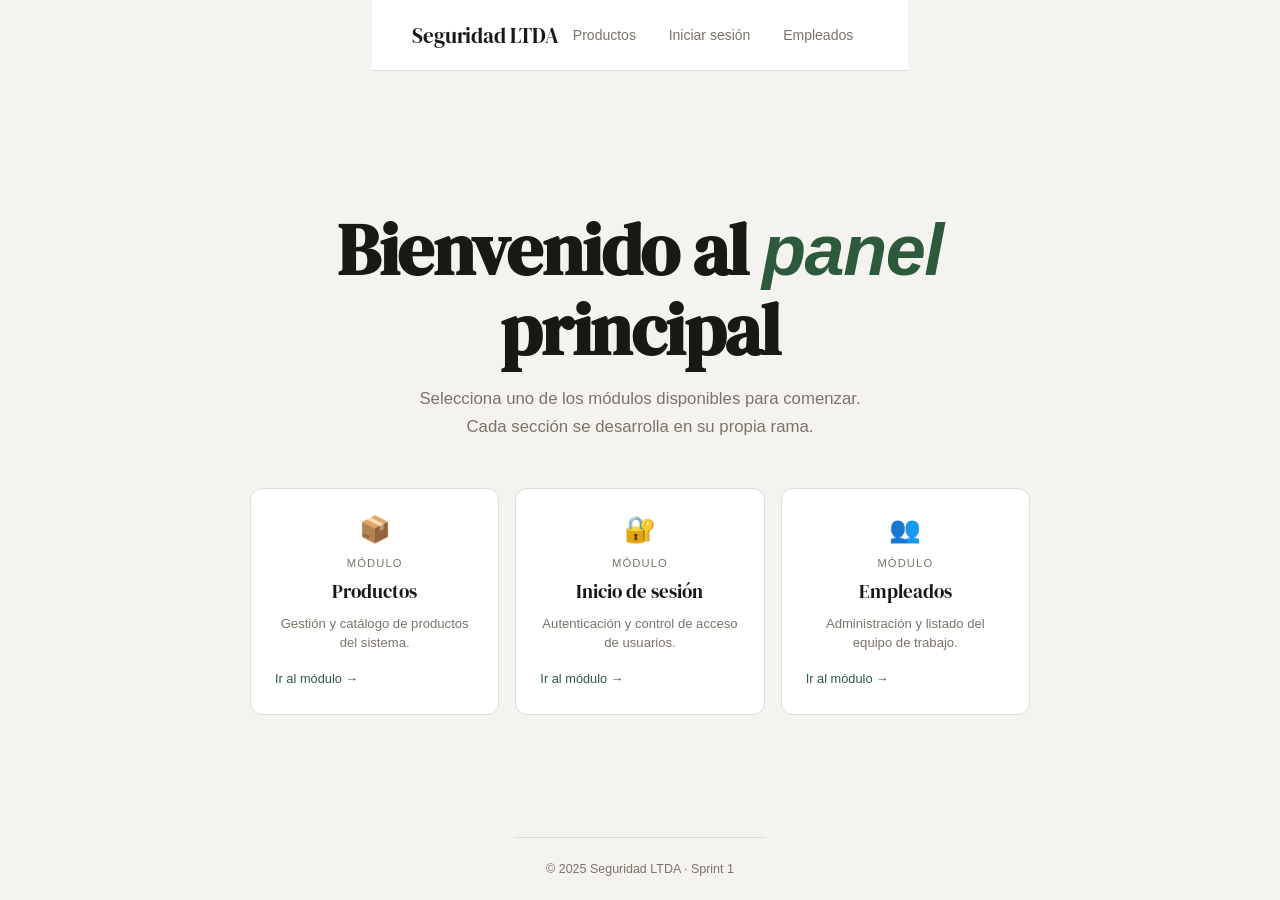
<file: index.html>
<!DOCTYPE html>
<html lang="es">
<head>
    <meta charset="UTF-8" />
    <meta name="viewport" content="width=device-width, initial-scale=1.0"/>
    <title>Mi Proyecto</title>
    <link rel="preconnect" href="https://fonts.googleapis.com">
    <link rel="preconnect" href="https://fonts.gstatic.com" crossorigin>
    <link href="https://fonts.googleapis.com/css2?family=DM+Serif+Display:ital@0;1&family=DM+Sans:wght@300;400;500&display=swap" rel="stylesheet">
    <link rel="stylesheet" href="styles.css" />
</head>
<body>

    <!-- HEADER -->
    <header>
    <a class="logo" href="index.html">Seguridad LTDA</a>
    <nav>
        <a href="productos/index.html">Productos</a>
        <a href="login/index.html">Iniciar sesión</a>
        <a href="empleados/index.html">Empleados</a>
    </nav>
    </header>

    <!-- HERO + CARDS -->
    <main class="hero">

    <h1>Bienvenido al <em>panel</em> principal</h1>

    <p>Selecciona uno de los módulos disponibles para comenzar. Cada sección se desarrolla en su propia rama.</p>

    <div class="cards">

        <a class="card" href="productos.html">
        <div class="card-icon">📦</div>
        <span class="card-label">Módulo</span>
        <div class="card-title">Productos</div>
        <div class="card-desc">Gestión y catálogo de productos del sistema.</div>
        <div class="card-arrow">Ir al módulo →</div>
        </a>
        
        <a class="card" href="login.html">
        <div class="card-icon">🔐</div>
        <span class="card-label">Módulo</span>
        <div class="card-title">Inicio de sesión</div>
        <div class="card-desc">Autenticación y control de acceso de usuarios.</div>
        <div class="card-arrow">Ir al módulo →</div>
        </a>
        
        <a class="card" href="empleados/index.html">
        <div class="card-icon">👥</div>
        <span class="card-label">Módulo</span>
        <div class="card-title">Empleados</div>
        <div class="card-desc">Administración y listado del equipo de trabajo.</div>
        <div class="card-arrow">Ir al módulo →</div>
        </a>

    </div>
    </main>

    <!-- FOOTER -->
    <footer>
    © 2025 Seguridad LTDA · Sprint 1
    </footer>

</body>
</html>
</file>
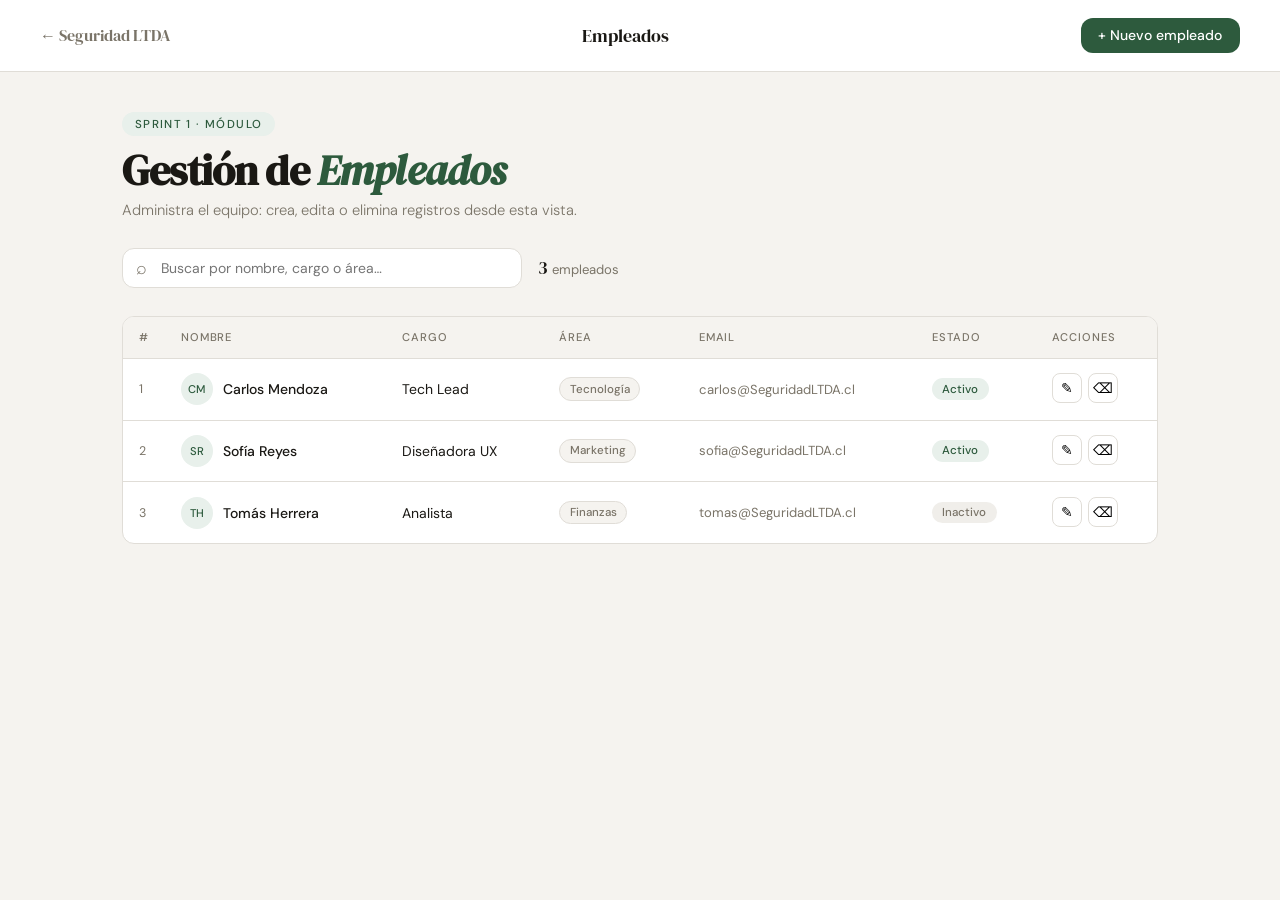
<file: empleados/index.html>
<!DOCTYPE html>
<html lang="es">
<head>
  <meta charset="UTF-8" />
  <meta name="viewport" content="width=device-width, initial-scale=1.0"/>
  <title>Empleados · MiProyecto</title>
  <link rel="preconnect" href="https://fonts.googleapis.com">
  <link rel="preconnect" href="https://fonts.gstatic.com" crossorigin>
  <link href="https://fonts.googleapis.com/css2?family=DM+Serif+Display:ital@0;1&family=DM+Sans:wght@300;400;500&display=swap" rel="stylesheet">
  <link rel="stylesheet" href="styles.css">
</head>
<body>

  <!-- HEADER -->
  <header>
    <a class="logo" href="../index.html">← Seguridad LTDA</a>
    <span class="header-title">Empleados</span>
    <button class="btn-primary" id="btn-nuevo">+ Nuevo empleado</button>
  </header>

  <!-- MAIN -->
  <main>

    <!-- PAGE TITLE -->
    <section class="page-hero">
      <span class="hero-tag">Sprint 1 · Módulo</span>
      <h1>Gestión de <em>Empleados</em></h1>
      <p>Administra el equipo: crea, edita o elimina registros desde esta vista.</p>
    </section>

    <!-- SEARCH + STATS -->
    <div class="toolbar">
      <div class="search-wrap">
        <span class="search-icon">⌕</span>
        <input type="text" id="search" placeholder="Buscar por nombre, cargo o área…" />
      </div>
      <div class="stats">
        <span id="count">0</span> empleados
      </div>
    </div>

    <!-- TABLE -->
    <div class="table-wrap">
      <table id="tabla">
        <thead>
          <tr>
            <th>#</th>
            <th>Nombre</th>
            <th>Cargo</th>
            <th>Área</th>
            <th>Email</th>
            <th>Estado</th>
            <th>Acciones</th>
          </tr>
        </thead>
        <tbody id="tbody"></tbody>
      </table>
      <div class="empty-state" id="empty">
        <span>👥</span>
        <p>No hay empleados aún.<br>Crea el primero con el botón de arriba.</p>
      </div>
    </div>

  </main>

  <!-- MODAL -->
  <div class="overlay" id="overlay">
    <div class="modal" id="modal">
      <div class="modal-header">
        <h2 id="modal-title">Nuevo empleado</h2>
        <button class="close-btn" id="btn-cerrar">✕</button>
      </div>

      <div class="modal-body">
        <div class="form-row">
          <div class="form-group">
            <label>Nombre *</label>
            <input type="text" id="f-nombre" placeholder="Ej: Ana García" />
          </div>
          <div class="form-group">
            <label>Apellido *</label>
            <input type="text" id="f-apellido" placeholder="Ej: López" />
          </div>
        </div>
        <div class="form-row">
          <div class="form-group">
            <label>Cargo *</label>
            <input type="text" id="f-cargo" placeholder="Ej: Desarrollador Frontend" />
          </div>
          <div class="form-group">
            <label>Área</label>
            <select id="f-area">
              <option value="">Seleccionar…</option>
              <option>Tecnología</option>
              <option>Recursos Humanos</option>
              <option>Marketing</option>
              <option>Finanzas</option>
              <option>Operaciones</option>
              <option>Ventas</option>
            </select>
          </div>
        </div>
        <div class="form-row">
          <div class="form-group">
            <label>Email *</label>
            <input type="email" id="f-email" placeholder="ana@empresa.com" />
          </div>
          <div class="form-group">
            <label>Estado</label>
            <select id="f-estado">
              <option value="Activo">Activo</option>
              <option value="Inactivo">Inactivo</option>
            </select>
          </div>
        </div>
        <p class="form-note">* Campos obligatorios</p>
      </div>

      <div class="modal-footer">
        <button class="btn-ghost" id="btn-cancelar">Cancelar</button>
        <button class="btn-primary" id="btn-guardar">Guardar empleado</button>
      </div>
    </div>
  </div>

  <script>
    /* ── DATA ── */
    let empleados = [
      { id: 1, nombre: 'Carlos', apellido: 'Mendoza', cargo: 'Tech Lead', area: 'Tecnología', email: 'carlos@SeguridadLTDA.cl', estado: 'Activo' },
      { id: 2, nombre: 'Sofía',  apellido: 'Reyes',   cargo: 'Diseñadora UX', area: 'Marketing', email: 'sofia@SeguridadLTDA.cl', estado: 'Activo' },
      { id: 3, nombre: 'Tomás',  apellido: 'Herrera', cargo: 'Analista',  area: 'Finanzas', email: 'tomas@SeguridadLTDA.cl', estado: 'Inactivo' },
    ];
    let nextId = 4;
    let editingId = null;

    /* ── REFS ── */
    const tbody    = document.getElementById('tbody');
    const overlay  = document.getElementById('overlay');
    const empty    = document.getElementById('empty');
    const countEl  = document.getElementById('count');
    const search   = document.getElementById('search');
    const modalTitle = document.getElementById('modal-title');
    const btnGuardar = document.getElementById('btn-guardar');

    /* ── RENDER ── */
    function render(list) {
      const q = search.value.toLowerCase();
      const filtered = list.filter(e =>
        `${e.nombre} ${e.apellido} ${e.cargo} ${e.area}`.toLowerCase().includes(q)
      );

      countEl.textContent = filtered.length;
      empty.style.display = filtered.length === 0 ? 'flex' : 'none';

      tbody.innerHTML = filtered.map((e, i) => `
        <tr style="animation-delay:${i * 0.04}s">
          <td class="td-num">${e.id}</td>
          <td class="td-name">
            <div class="avatar">${e.nombre[0]}${e.apellido[0]}</div>
            <span>${e.nombre} ${e.apellido}</span>
          </td>
          <td>${e.cargo}</td>
          <td><span class="badge-area">${e.area || '—'}</span></td>
          <td class="td-email">${e.email}</td>
          <td><span class="badge-estado ${e.estado === 'Activo' ? 'activo' : 'inactivo'}">${e.estado}</span></td>
          <td class="td-actions">
            <button class="action-btn edit" onclick="abrirEditar(${e.id})" title="Editar">✎</button>
            <button class="action-btn del"  onclick="eliminar(${e.id})"    title="Eliminar">⌫</button>
          </td>
        </tr>
      `).join('');
    }

    /* ── MODAL ── */
    function abrirModal() {
      overlay.classList.add('show');
      document.getElementById('f-nombre').focus();
    }

    function cerrarModal() {
      overlay.classList.remove('show');
      limpiarForm();
      editingId = null;
    }

    function limpiarForm() {
      ['f-nombre','f-apellido','f-cargo','f-email'].forEach(id => document.getElementById(id).value = '');
      document.getElementById('f-area').value   = '';
      document.getElementById('f-estado').value = 'Activo';
    }

    function abrirEditar(id) {
      const e = empleados.find(x => x.id === id);
      if (!e) return;
      editingId = id;
      modalTitle.textContent = 'Editar empleado';
      btnGuardar.textContent  = 'Guardar cambios';
      document.getElementById('f-nombre').value   = e.nombre;
      document.getElementById('f-apellido').value = e.apellido;
      document.getElementById('f-cargo').value    = e.cargo;
      document.getElementById('f-area').value     = e.area;
      document.getElementById('f-email').value    = e.email;
      document.getElementById('f-estado').value   = e.estado;
      abrirModal();
    }

    function guardar() {
      const nombre   = document.getElementById('f-nombre').value.trim();
      const apellido = document.getElementById('f-apellido').value.trim();
      const cargo    = document.getElementById('f-cargo').value.trim();
      const email    = document.getElementById('f-email').value.trim();
      const area     = document.getElementById('f-area').value;
      const estado   = document.getElementById('f-estado').value;

      if (!nombre || !apellido || !cargo || !email) {
        sacudirModal(); return;
      }

      if (editingId) {
        const idx = empleados.findIndex(x => x.id === editingId);
        empleados[idx] = { ...empleados[idx], nombre, apellido, cargo, area, email, estado };
      } else {
        empleados.push({ id: nextId++, nombre, apellido, cargo, area, email, estado });
      }

      cerrarModal();
      render(empleados);
    }

    function eliminar(id) {
      if (!confirm('¿Eliminar este empleado?')) return;
      empleados = empleados.filter(e => e.id !== id);
      render(empleados);
    }

    function sacudirModal() {
      const m = document.getElementById('modal');
      m.classList.add('shake');
      setTimeout(() => m.classList.remove('shake'), 400);
    }

    /* ── EVENTS ── */
    document.getElementById('btn-nuevo').onclick   = () => { editingId = null; modalTitle.textContent = 'Nuevo empleado'; btnGuardar.textContent = 'Guardar empleado'; limpiarForm(); abrirModal(); };
    document.getElementById('btn-cerrar').onclick  = cerrarModal;
    document.getElementById('btn-cancelar').onclick = cerrarModal;
    document.getElementById('btn-guardar').onclick  = guardar;
    overlay.addEventListener('click', e => { if (e.target === overlay) cerrarModal(); });
    search.addEventListener('input', () => render(empleados));
    document.addEventListener('keydown', e => { if (e.key === 'Escape') cerrarModal(); });

    /* ── INIT ── */
    render(empleados);
  </script>
</body>
</html>
</file>
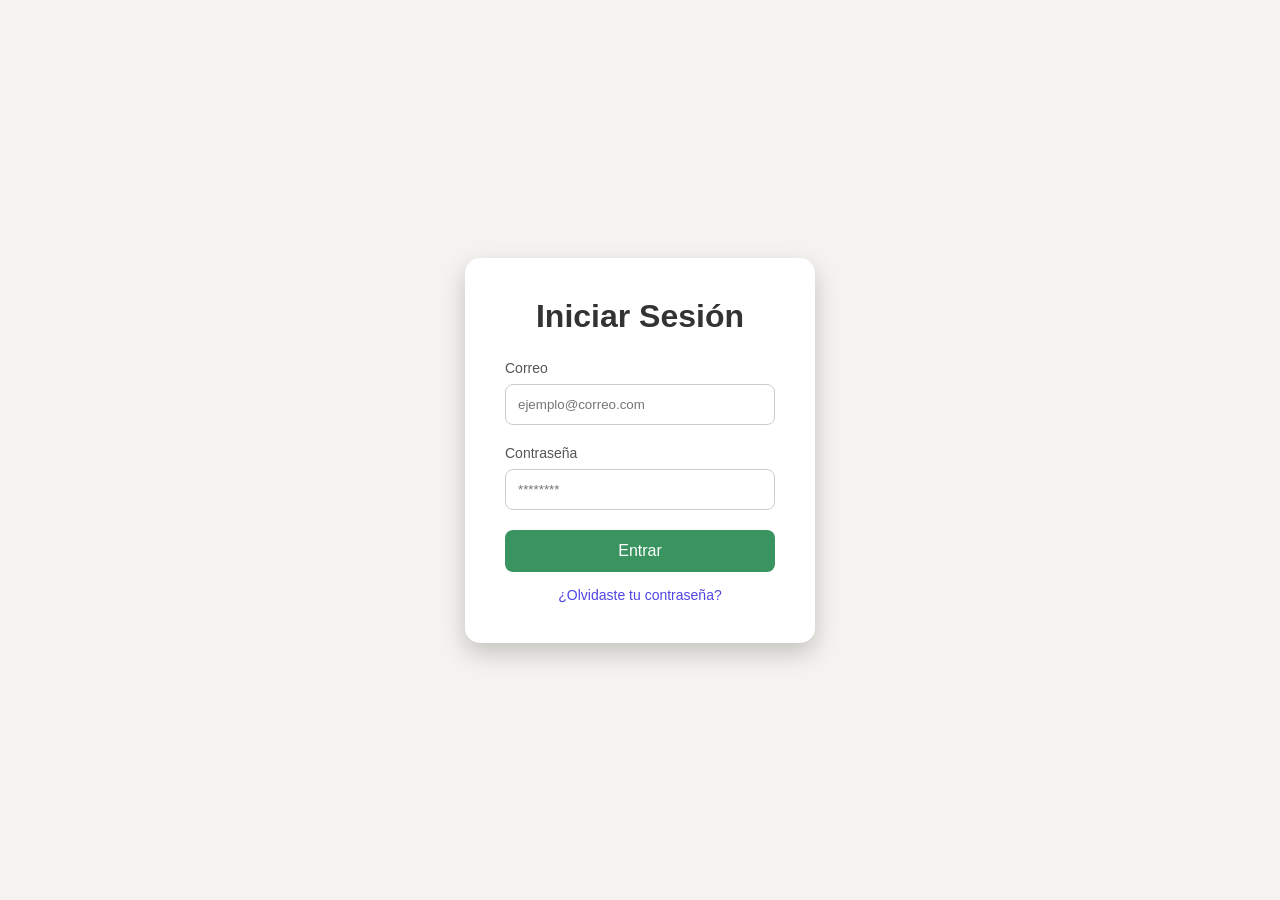
<file: login.html>
<!DOCTYPE html>
<html lang="es">

<head>
    <meta charset="UTF-8" />
    <meta name="viewport" content="width=device-width, initial-scale=1.0" />
    <title>Login</title>
    <link rel="stylesheet" href="styles.css" />

</head>

<body>

    <div class="login-container">
        <h1>Iniciar Sesión</h1>

        <form>
            <div class="input-group">
                <label for="email">Correo</label>
                <input type="email" id="email" placeholder="ejemplo@correo.com" required>
            </div>

            <div class="input-group">
                <label for="password">Contraseña</label>
                <input type="password" id="password" placeholder="********" required>
            </div>

            <button class="login-btn" onclick="window.location.href='index.html'">
                Entrar
            </button>

            <div class="extra-links">
                <p><a href="#">¿Olvidaste tu contraseña?</a></p>
            </div>
        </form>
    </div>

</body>

</html>
</file>
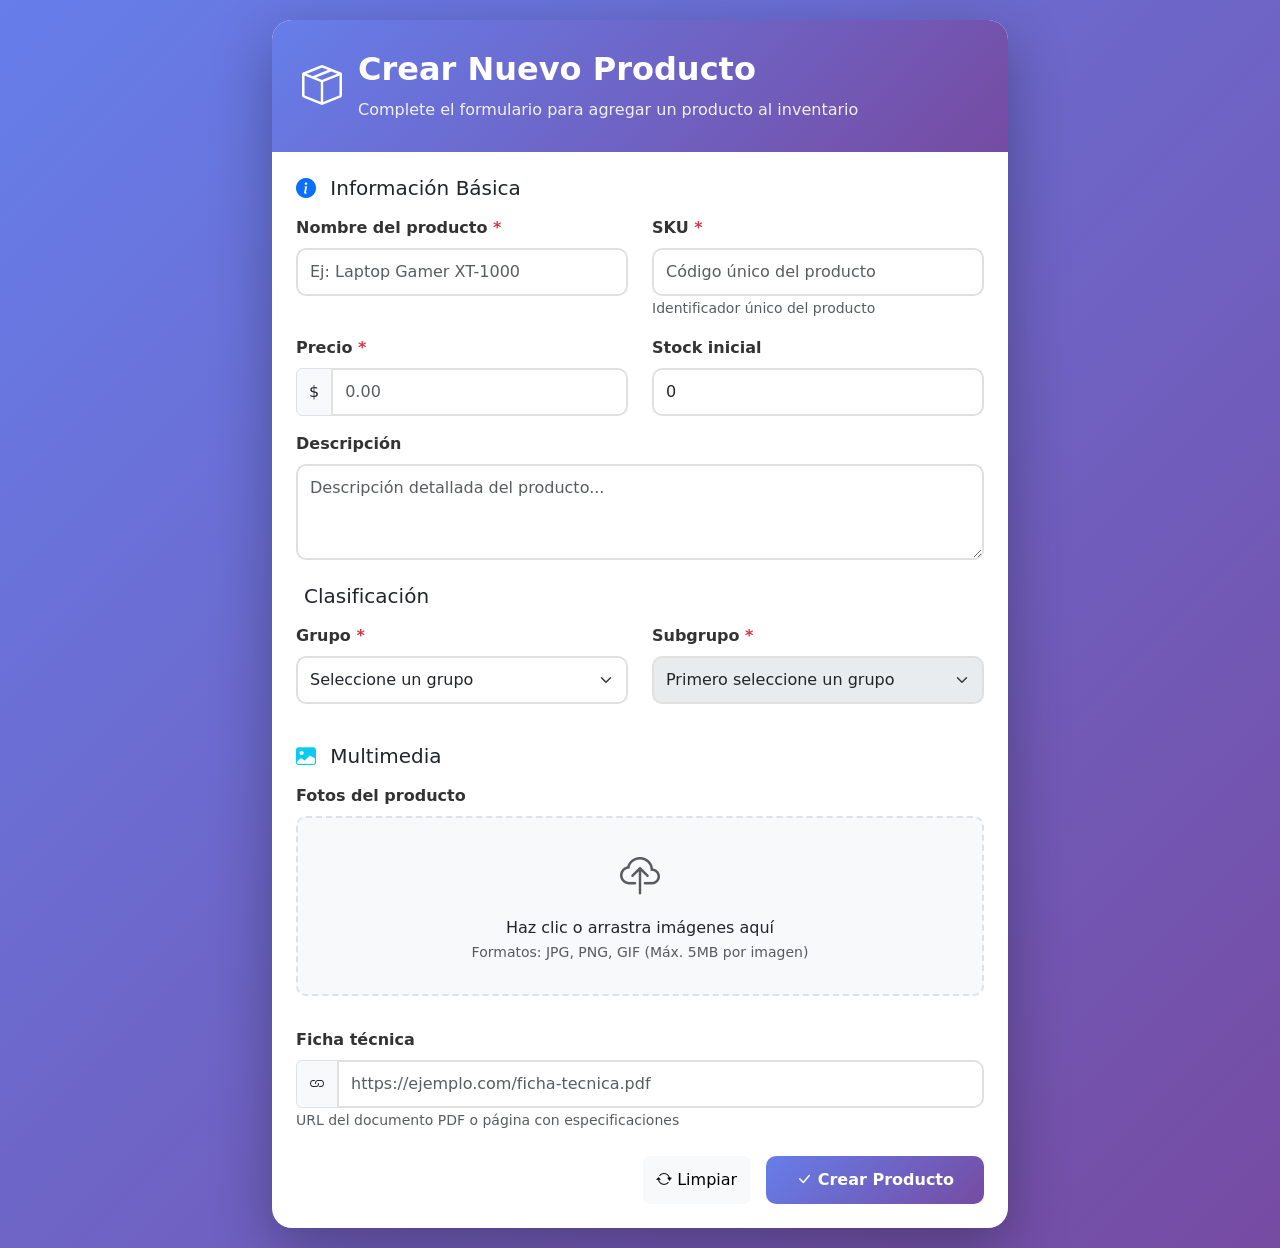
<file: productos.html>
<!DOCTYPE html>
<html lang="es">
<head>
    <meta charset="UTF-8">
    <meta name="viewport" content="width=device-width, initial-scale=1.0">
    <title>Gestión de Inventario - Crear Producto</title>
    
    <link href="https://cdn.jsdelivr.net/npm/bootstrap@5.3.0/dist/css/bootstrap.min.css" rel="stylesheet">
    <link rel="stylesheet" href="https://cdn.jsdelivr.net/npm/bootstrap-icons@1.11.3/font/bootstrap-icons.min.css">
    <link rel="stylesheet" href="https://cdnjs.cloudflare.com/ajax/libs/animate.css/4.1.1/animate.min.css">
    
    <style>
        body {
            background: linear-gradient(135deg, #667eea 0%, #764ba2 100%);
            min-height: 100vh;
            padding: 20px 0;
        }
        
        .card {
            border: none;
            border-radius: 20px;
            box-shadow: 0 20px 60px rgba(0,0,0,0.3);
            overflow: hidden;
        }
        
        .card-header {
            background: linear-gradient(135deg, #667eea 0%, #764ba2 100%);
            color: white;
            padding: 30px;
            border-bottom: none;
        }
        
        .card-header h2 {
            margin: 0;
            font-weight: 600;
        }
        
        .card-header p {
            margin: 10px 0 0;
            opacity: 0.9;
        }
        
        .form-label {
            font-weight: 600;
            color: #333;
            margin-bottom: 8px;
        }
        
        .required:after {
            content: " *";
            color: #dc3545;
        }
        
        .form-control, .form-select {
            border: 2px solid #e0e0e0;
            border-radius: 10px;
            padding: 10px 12px;
            transition: all 0.3s;
        }
        
        .form-control:focus, .form-select:focus {
            border-color: #667eea;
            box-shadow: 0 0 0 0.2rem rgba(102, 126, 234, 0.25);
        }
        
        .photo-upload-area {
            border: 2px dashed #dee2e6;
            border-radius: 10px;
            padding: 30px;
            text-align: center;
            cursor: pointer;
            transition: all 0.3s;
            background: #f8f9fa;
        }
        
        .photo-upload-area:hover {
            border-color: #667eea;
            background: #f8f9ff;
        }
        
        .photo-preview {
            display: flex;
            gap: 10px;
            flex-wrap: wrap;
            margin-top: 15px;
        }
        
        .photo-preview-item {
            position: relative;
            display: inline-block;
        }
        
        .photo-preview-item img {
            width: 100px;
            height: 100px;
            object-fit: cover;
            border-radius: 10px;
            border: 2px solid #dee2e6;
        }
        
        .remove-photo {
            position: absolute;
            top: -8px;
            right: -8px;
            background: #dc3545;
            color: white;
            border-radius: 50%;
            width: 24px;
            height: 24px;
            display: flex;
            align-items: center;
            justify-content: center;
            cursor: pointer;
            font-size: 12px;
            transition: all 0.2s;
        }
        
        .remove-photo:hover {
            transform: scale(1.1);
        }
        
        .btn-submit {
            background: linear-gradient(135deg, #667eea 0%, #764ba2 100%);
            border: none;
            padding: 12px 30px;
            font-weight: 600;
            font-size: 16px;
            border-radius: 10px;
            transition: all 0.3s;
        }
        
        .btn-submit:hover {
            transform: translateY(-2px);
            box-shadow: 0 5px 20px rgba(102, 126, 234, 0.4);
        }
        
        .btn-submit:disabled {
            opacity: 0.6;
            transform: none;
        }
        
        .toast-container {
            position: fixed;
            top: 20px;
            right: 20px;
            z-index: 1050;
        }
        
        .loading-spinner {
            display: inline-block;
            width: 20px;
            height: 20px;
            border: 3px solid rgba(255,255,255,.3);
            border-radius: 50%;
            border-top-color: white;
            animation: spin 1s ease-in-out infinite;
            margin-left: 10px;
        }
        
        @keyframes spin {
            to { transform: rotate(360deg); }
        }
        
        .info-badge {
            background: #e7f3ff;
            color: #0066cc;
            padding: 5px 10px;
            border-radius: 8px;
            font-size: 12px;
            margin-left: 10px;
        }
    </style>
</head>
<body>
    <div class="container">
        <div class="row justify-content-center">
            <div class="col-lg-8 col-md-10">
                <!-- Tarjeta principal -->
                <div class="card animate__animated animate__fadeInUp">
                    <div class="card-header">
                        <div class="d-flex align-items-center">
                            <i class="bi bi-box-seam fs-1 me-3"></i>
                            <div>
                                <h2 class="mb-0">Crear Nuevo Producto</h2>
                                <p class="mb-0">Complete el formulario para agregar un producto al inventario</p>
                            </div>
                        </div>
                    </div>
                    
                    <div class="card-body p-4">
                        <!-- Formulario -->
                        <form id="productForm">
                            <!-- Información básica -->
                            <div class="mb-4">
                                <h5 class="mb-3">
                                    <i class="bi bi-info-circle-fill text-primary me-2"></i>
                                    Información Básica
                                </h5>
                                
                                <div class="row">
                                    <div class="col-md-6 mb-3">
                                        <label class="form-label required">Nombre del producto</label>
                                        <input type="text" class="form-control" id="productName" 
                                               placeholder="Ej: Laptop Gamer XT-1000" required>
                                    </div>
                                    
                                    <div class="col-md-6 mb-3">
                                        <label class="form-label required">SKU</label>
                                        <input type="text" class="form-control" id="sku" 
                                               placeholder="Código único del producto" required>
                                        <small class="text-muted">Identificador único del producto</small>
                                    </div>
                                </div>
                                
                                <div class="row">
                                    <div class="col-md-6 mb-3">
                                        <label class="form-label required">Precio</label>
                                        <div class="input-group">
                                            <span class="input-group-text">$</span>
                                            <input type="number" class="form-control" id="price" 
                                                   step="0.01" placeholder="0.00" required>
                                        </div>
                                    </div>
                                    
                                    <div class="col-md-6 mb-3">
                                        <label class="form-label">Stock inicial</label>
                                        <input type="number" class="form-control" id="stock" 
                                               value="0" placeholder="Cantidad">
                                    </div>
                                </div>
                                
                                <div class="mb-3">
                                    <label class="form-label">Descripción</label>
                                    <textarea class="form-control" id="description" rows="3" 
                                              placeholder="Descripción detallada del producto..."></textarea>
                                </div>
                            </div>
                            
                            <!-- Clasificación -->
                            <div class="mb-4">
                                <h5 class="mb-3">
                                    <i class="bi bi-folder2-open-fill text-success me-2"></i>
                                    Clasificación
                                </h5>
                                
                                <div class="row">
                                    <div class="col-md-6 mb-3">
                                        <label class="form-label required">Grupo</label>
                                        <select class="form-select" id="groupId" required>
                                            <option value="">Seleccione un grupo</option>
                                        </select>
                                    </div>
                                    
                                    <div class="col-md-6 mb-3">
                                        <label class="form-label required">Subgrupo</label>
                                        <select class="form-select" id="subgroupId" required disabled>
                                            <option value="">Primero seleccione un grupo</option>
                                        </select>
                                    </div>
                                </div>
                            </div>
                            
                            <!-- Multimedia -->
                            <div class="mb-4">
                                <h5 class="mb-3">
                                    <i class="bi bi-image-fill text-info me-2"></i>
                                    Multimedia
                                </h5>
                                
                                <div class="mb-3">
                                    <label class="form-label">Fotos del producto</label>
                                    <div class="photo-upload-area" id="photoUploadArea">
                                        <i class="bi bi-cloud-upload fs-1 text-muted"></i>
                                        <p class="mt-2 mb-0">Haz clic o arrastra imágenes aquí</p>
                                        <small class="text-muted">Formatos: JPG, PNG, GIF (Máx. 5MB por imagen)</small>
                                    </div>
                                    <input type="file" id="photoInput" class="d-none" multiple accept="image/*">
                                    <div id="photoPreview" class="photo-preview mt-3"></div>
                                </div>
                                
                                <div class="mb-3">
                                    <label class="form-label">Ficha técnica</label>
                                    <div class="input-group">
                                        <span class="input-group-text"><i class="bi bi-link"></i></span>
                                        <input type="url" class="form-control" id="technicalSheet" 
                                               placeholder="https://ejemplo.com/ficha-tecnica.pdf">
                                    </div>
                                    <small class="text-muted">URL del documento PDF o página con especificaciones</small>
                                </div>
                            </div>
                            
                            <!-- Botones -->
                            <div class="d-flex gap-3 justify-content-end">
                                <button type="button" class="btn btn-light" id="resetBtn">
                                    <i class="bi bi-arrow-repeat"></i> Limpiar
                                </button>
                                <button type="submit" class="btn btn-submit text-white" id="submitBtn">
                                    <i class="bi bi-check-lg"></i> Crear Producto
                                </button>
                            </div>
                        </form>
                    </div>
                </div>
            </div>
        </div>
    </div>
    
    <!-- Toast para notificaciones -->
    <div class="toast-container">
        <div id="notificationToast" class="toast" role="alert" aria-live="assertive" aria-atomic="true" data-bs-autohide="true" data-bs-delay="5000">
            <div class="toast-header">
                <i class="bi bi-bell-fill me-2"></i>
                <strong class="me-auto">Notificación</strong>
                <button type="button" class="btn-close" data-bs-dismiss="toast"></button>
            </div>
            <div class="toast-body" id="toastMessage">
                Mensaje de notificación
            </div>
        </div>
    </div>

    
    <script src="https://cdn.jsdelivr.net/npm/bootstrap@5.3.0/dist/js/bootstrap.bundle.min.js"></script>
    
    <script>
        
        const groupsData = [
            { 
                id: "group_1", 
                name: "Electrónica", 
                icon: "bi-laptop",
                subgroups: [
                    { id: "sub_1_1", name: "Computadoras" },
                    { id: "sub_1_2", name: "Teléfonos" },
                    { id: "sub_1_3", name: "Tablets" },
                    { id: "sub_1_4", name: "Accesorios" }
                ]
            },
            { 
                id: "group_2", 
                name: "Ropa", 
                icon: "bi-tshirt",
                subgroups: [
                    { id: "sub_2_1", name: "Camisas" },
                    { id: "sub_2_2", name: "Pantalones" },
                    { id: "sub_2_3", name: "Zapatos" },
                    { id: "sub_2_4", name: "Accesorios" }
                ]
            },
            { 
                id: "group_3", 
                name: "Hogar", 
                icon: "bi-house",
                subgroups: [
                    { id: "sub_3_1", name: "Muebles" },
                    { id: "sub_3_2", name: "Electrodomésticos" },
                    { id: "sub_3_3", name: "Decoración" },
                    { id: "sub_3_4", name: "Textiles" }
                ]
            },
            { 
                id: "group_4", 
                name: "Deportes", 
                icon: "bi-bicycle",
                subgroups: [
                    { id: "sub_4_1", name: "Equipo" },
                    { id: "sub_4_2", name: "Ropa deportiva" },
                    { id: "sub_4_3", name: "Accesorios" }
                ]
            }
        ];

        let photoFiles = [];
        let toast;

        
        document.addEventListener('DOMContentLoaded', () => {
            toast = new bootstrap.Toast(document.getElementById('notificationToast'));
        });

        
        function loadGroups() {
            const groupSelect = document.getElementById('groupId');
            groupsData.forEach(group => {
                const option = document.createElement('option');
                option.value = group.id;
                option.innerHTML = `<i class="${group.icon}"></i> ${group.name}`;
                option.textContent = group.name;
                groupSelect.appendChild(option);
            });
        }

        
        function loadSubgroups(groupId) {
            const subgroupSelect = document.getElementById('subgroupId');
            subgroupSelect.innerHTML = '<option value="">Seleccione un subgrupo</option>';
            subgroupSelect.disabled = true;

            if (!groupId) return;

            const selectedGroup = groupsData.find(g => g.id === groupId);
            if (selectedGroup && selectedGroup.subgroups) {
                subgroupSelect.disabled = false;
                selectedGroup.subgroups.forEach(subgroup => {
                    const option = document.createElement('option');
                    option.value = subgroup.id;
                    option.textContent = subgroup.name;
                    subgroupSelect.appendChild(option);
                });
            }
        }

        
        function showNotification(message, type = 'success') {
            const toastBody = document.getElementById('toastMessage');
            const toastHeader = document.querySelector('#notificationToast .toast-header');
            
            if (type === 'success') {
                toastHeader.style.background = '#d4edda';
                toastHeader.style.color = '#155724';
                toastBody.innerHTML = `<i class="bi bi-check-circle-fill text-success me-2"></i> ${message}`;
            } else {
                toastHeader.style.background = '#f8d7da';
                toastHeader.style.color = '#721c24';
                toastBody.innerHTML = `<i class="bi bi-exclamation-triangle-fill text-danger me-2"></i> ${message}`;
            }
            
            toast.show();
            
            setTimeout(() => {
                toastHeader.style.background = '';
                toastHeader.style.color = '';
            }, 5000);
        }

        
        function handlePhotoUpload(event) {
            const files = Array.from(event.target.files);
            const preview = document.getElementById('photoPreview');
            
            files.forEach(file => {
                if (file.type.startsWith('image/')) {
                    if (file.size > 5 * 1024 * 1024) {
                        showNotification(`La imagen ${file.name} excede 5MB`, 'error');
                        return;
                    }
                    
                    photoFiles.push(file);
                    const reader = new FileReader();
                    reader.onload = function(e) {
                        const photoDiv = document.createElement('div');
                        photoDiv.className = 'photo-preview-item';
                        photoDiv.innerHTML = `
                            <img src="${e.target.result}" alt="Vista previa">
                            <div class="remove-photo" onclick="removePhoto(${photoFiles.length - 1})">
                                <i class="bi bi-x"></i>
                            </div>
                        `;
                        preview.appendChild(photoDiv);
                    };
                    reader.readAsDataURL(file);
                }
            });
        }

        
        window.removePhoto = function(index) {
            photoFiles.splice(index, 1);
            refreshPhotoPreview();
        };

        
        function refreshPhotoPreview() {
            const preview = document.getElementById('photoPreview');
            preview.innerHTML = '';
            
            photoFiles.forEach((file, index) => {
                const reader = new FileReader();
                reader.onload = function(e) {
                    const photoDiv = document.createElement('div');
                    photoDiv.className = 'photo-preview-item';
                    photoDiv.innerHTML = `
                        <img src="${e.target.result}" alt="Vista previa">
                        <div class="remove-photo" onclick="removePhoto(${index})">
                            <i class="bi bi-x"></i>
                        </div>
                    `;
                    preview.appendChild(photoDiv);
                };
                reader.readAsDataURL(file);
            });
        }

        
        async function createProduct(productData) {
            
            return new Promise((resolve, reject) => {
                setTimeout(() => {
                    
                    if (productData.sku === 'DUPLICADO') {
                        reject({ error: 'Ya existe un producto con este SKU' });
                        return;
                    }
                    
                    console.log('📦 Producto creado:', productData);
                    resolve({
                        success: true,
                        message: 'Producto creado exitosamente',
                        product: { ...productData, id: Date.now(), createdAt: new Date().toISOString() }
                    });
                }, 2000);
            });
        }

        
        document.getElementById('productForm').addEventListener('submit', async (e) => {
            e.preventDefault();
            
            const submitBtn = document.getElementById('submitBtn');
            const originalHtml = submitBtn.innerHTML;
            submitBtn.innerHTML = '<i class="bi bi-hourglass-split"></i> Creando Producto <span class="loading-spinner"></span>';
            submitBtn.disabled = true;

            try {
                
                const name = document.getElementById('productName').value.trim();
                const sku = document.getElementById('sku').value.trim();
                const price = document.getElementById('price').value;
                const groupId = document.getElementById('groupId').value;
                const subgroupId = document.getElementById('subgroupId').value;

                if (!name || !sku || !price || !groupId || !subgroupId) {
                    throw new Error('Por favor complete todos los campos requeridos');
                }

                if (parseFloat(price) < 0) {
                    throw new Error('El precio no puede ser negativo');
                }

                
                const productData = {
                    name: name,
                    sku: sku,
                    price: parseFloat(price),
                    stock: parseInt(document.getElementById('stock').value) || 0,
                    groupId: groupId,
                    subgroupId: subgroupId,
                    description: document.getElementById('description').value.trim(),
                    technicalSheet: document.getElementById('technicalSheet').value.trim(),
                    photos: photoFiles.map(file => ({
                        name: file.name,
                        size: file.size,
                        type: file.type,
                        url: URL.createObjectURL(file) 
                    })),
                    history: [{
                        action: 'Producto creado',
                        date: new Date().toISOString(),
                        userId: 'usuario_actual'
                    }]
                };

                
                const result = await createProduct(productData);
                
                if (result.success) {
                    showNotification('✅ ' + result.message, 'success');
                    
                    
                    document.getElementById('productForm').reset();
                    document.getElementById('photoPreview').innerHTML = '';
                    document.getElementById('subgroupId').disabled = true;
                    photoFiles = [];
                    
                    
                    console.log('🎉 Producto registrado:', result.product);
                    
                    
                    setTimeout(() => {
                        showNotification(`Producto ${result.product.name} (SKU: ${result.product.sku}) agregado al inventario`, 'success');
                    }, 1000);
                }
            } catch (error) {
                showNotification('❌ Error: ' + error.message, 'error');
            } finally {
                submitBtn.innerHTML = originalHtml;
                submitBtn.disabled = false;
            }
        });

        
        document.getElementById('resetBtn').addEventListener('click', () => {
            if (confirm('¿Estás seguro de que deseas limpiar el formulario?')) {
                document.getElementById('productForm').reset();
                document.getElementById('photoPreview').innerHTML = '';
                document.getElementById('subgroupId').disabled = true;
                photoFiles = [];
                showNotification('Formulario limpiado', 'success');
            }
        });

        
        const uploadArea = document.getElementById('photoUploadArea');
        uploadArea.addEventListener('click', () => document.getElementById('photoInput').click());
        uploadArea.addEventListener('dragover', (e) => {
            e.preventDefault();
            uploadArea.style.borderColor = '#667eea';
            uploadArea.style.background = '#f8f9ff';
        });
        uploadArea.addEventListener('dragleave', () => {
            uploadArea.style.borderColor = '#dee2e6';
            uploadArea.style.background = '#f8f9fa';
        });
        uploadArea.addEventListener('drop', (e) => {
            e.preventDefault();
            uploadArea.style.borderColor = '#dee2e6';
            uploadArea.style.background = '#f8f9fa';
            const files = Array.from(e.dataTransfer.files);
            document.getElementById('photoInput').files = e.dataTransfer.files;
            handlePhotoUpload({ target: { files: files } });
        });

        
        document.getElementById('groupId').addEventListener('change', (e) => {
            loadSubgroups(e.target.value);
        });
        document.getElementById('photoInput').addEventListener('change', handlePhotoUpload);

        
        document.getElementById('price').addEventListener('input', function() {
            if (this.value < 0) this.value = 0;
        });
        
        document.getElementById('stock').addEventListener('input', function() {
            if (this.value < 0) this.value = 0;
        });

        
        loadGroups();
        
        
        const tooltipTriggerList = [].slice.call(document.querySelectorAll('[data-bs-toggle="tooltip"]'));
        tooltipTriggerList.map(function (tooltipTriggerEl) {
            return new bootstrap.Tooltip(tooltipTriggerEl);
        });
    </script>
</body>
</html>
</file>
<file: styles.css>
*,
*::before,
*::after {
  box-sizing: border-box;
  margin: 0;
  padding: 0;
}

:root {
  --bg: #f5f3ef;
  --surface: #ffffff;
  --ink: #1a1814;
  --ink-muted: #7a7468;
  --accent: #2d5a3d;
  --accent-lt: #e8f0eb;
  --border: #e0ddd7;
  --radius: 12px;
  --trans: 0.25s ease;
}

html {
  scroll-behavior: smooth;
}

body {
  font-family: 'DM Sans', sans-serif;
  background: var(--bg);
  color: var(--ink);
  min-height: 100vh;
  display: flex;
  flex-direction: column;
}

/* ── HEADER ── */
header {
  display: flex;
  align-items: center;
  justify-content: space-between;
  padding: 1.25rem 2.5rem;
  background: var(--surface);
  border-bottom: 1px solid var(--border);
  position: sticky;
  top: 0;
  z-index: 100;
}

.logo {
  font-family: 'DM Serif Display', serif;
  font-size: 1.3rem;
  color: var(--ink);
  text-decoration: none;
  letter-spacing: -0.01em;
}

nav {
  display: flex;
  gap: 0.25rem;
}

nav a {
  font-size: 0.875rem;
  font-weight: 500;
  color: var(--ink-muted);
  text-decoration: none;
  padding: 0.45rem 0.9rem;
  border-radius: 999px;
  transition: background var(--trans), color var(--trans);
}

nav a:hover {
  background: var(--accent-lt);
  color: var(--accent);
}

/* ── HERO ── */
.hero {
  flex: 1;
  display: flex;
  flex-direction: column;
  align-items: center;
  justify-content: center;
  text-align: center;
  padding: 5rem 2rem 4rem;
  animation: fadeUp 0.6s ease both;
}

.hero-tag {
  display: inline-block;
  font-size: 0.75rem;
  font-weight: 500;
  letter-spacing: 0.12em;
  text-transform: uppercase;
  color: var(--accent);
  background: var(--accent-lt);
  padding: 0.3rem 0.85rem;
  border-radius: 999px;
  margin-bottom: 1.5rem;
}

.hero h1 {
  font-family: 'DM Serif Display', serif;
  font-size: clamp(2.5rem, 6vw, 4.5rem);
  line-height: 1.1;
  letter-spacing: -0.02em;
  color: var(--ink);
  max-width: 700px;
  margin-bottom: 1rem;
}

.hero h1 em {
  font-style: italic;
  color: var(--accent);
}

.hero p {
  font-size: 1.05rem;
  color: var(--ink-muted);
  font-weight: 300;
  max-width: 480px;
  line-height: 1.65;
  margin-bottom: 3rem;
}

/* ── CARDS ── */
.cards {
  display: grid;
  grid-template-columns: repeat(auto-fit, minmax(220px, 1fr));
  gap: 1rem;
  max-width: 780px;
  width: 100%;
}

.card {
  background: var(--surface);
  border: 1px solid var(--border);
  border-radius: var(--radius);
  padding: 1.75rem 1.5rem;
  text-decoration: none;
  color: var(--ink);
  display: flex;
  flex-direction: column;
  gap: 0.6rem;
  transition: transform var(--trans), box-shadow var(--trans), border-color var(--trans);
  position: relative;
  overflow: hidden;
}

.card::after {
  content: '';
  position: absolute;
  inset: 0;
  background: var(--accent-lt);
  opacity: 0;
  transition: opacity var(--trans);
}

.card:hover {
  transform: translateY(-3px);
  box-shadow: 0 8px 24px rgba(0, 0, 0, 0.07);
  border-color: var(--accent);
}

.card:hover::after {
  opacity: 1;
}

.card>* {
  position: relative;
  z-index: 1;
}

.card-icon {
  font-size: 1.6rem;
  line-height: 1;
  margin-bottom: 0.25rem;
}

.card-label {
  font-size: 0.7rem;
  font-weight: 500;
  letter-spacing: 0.1em;
  text-transform: uppercase;
  color: var(--ink-muted);
}

.card-title {
  font-family: 'DM Serif Display', serif;
  font-size: 1.2rem;
  color: var(--ink);
}

.card-desc {
  font-size: 0.82rem;
  color: var(--ink-muted);
  font-weight: 300;
  line-height: 1.5;
}

.card-arrow {
  margin-top: auto;
  font-size: 0.8rem;
  color: var(--accent);
  font-weight: 500;
  display: flex;
  align-items: center;
  gap: 0.3rem;
  padding-top: 0.5rem;
}

/* ── FOOTER ── */
footer {
  text-align: center;
  padding: 1.5rem 2rem;
  font-size: 0.78rem;
  color: var(--ink-muted);
  border-top: 1px solid var(--border);
}

/* ── ANIMATION ── */
@keyframes fadeUp {
  from {
    opacity: 0;
    transform: translateY(18px);
  }

  to {
    opacity: 1;
    transform: translateY(0);
  }
}

.cards {
  animation: fadeUp 0.7s 0.15s ease both;
}

/* ── RESPONSIVE ── */
@media (max-width: 600px) {
  header {
    padding: 1rem 1.25rem;
  }

  nav a {
    display: none;
  }

  .hero {
    padding: 3.5rem 1.25rem 3rem;
  }
}

* {
  margin: 0;
  padding: 0;
  box-sizing: border-box;
  font-family: Arial, Helvetica, sans-serif;
}

body {
  height: 100vh;
  display: flex;
  justify-content: center;
  align-items: center;
  ;
}

.login-container {
  background: white;
  padding: 40px;
  width: 350px;
  border-radius: 15px;
  box-shadow: 0 10px 25px rgba(0, 0, 0, 0.2);
}

.login-container h1 {
  text-align: center;
  margin-bottom: 25px;
  color: #333;
}

.input-group {
  margin-bottom: 20px;
}

.input-group label {
  display: block;
  margin-bottom: 8px;
  color: #555;
  font-size: 14px;
}

.input-group input {
  width: 100%;
  padding: 12px;
  border: 1px solid #ccc;
  border-radius: 8px;
  outline: none;
  transition: 0.3s;
}

.input-group input:focus {
  border-color: #39945f;
  box-shadow: 0 0 5px rgba(79, 70, 229, 0.4);
}

.login-btn {
  width: 100%;
  padding: 12px;
  border: none;
  border-radius: 8px;
  background: #39945f;
  color: white;
  font-size: 16px;
  cursor: pointer;
  transition: 0.3s;
}

.login-btn:hover {
  background: #39945f;
}

.extra-links {
  margin-top: 15px;
  text-align: center;
  font-size: 14px;
}

.extra-links a {
  color: #4f46e5;
  text-decoration: none;
}

.extra-links a:hover {
  text-decoration: underline;
}
</file>
<file: empleados/styles.css>
*, *::before, *::after {
  box-sizing: border-box;
  margin: 0;
  padding: 0;
}

:root {
  --bg:        #f5f3ef;
  --surface:   #ffffff;
  --ink:       #1a1814;
  --ink-muted: #7a7468;
  --accent:    #2d5a3d;
  --accent-lt: #e8f0eb;
  --danger:    #c0392b;
  --danger-lt: #fdecea;
  --border:    #e0ddd7;
  --radius:    12px;
  --trans:     0.22s ease;
}

html { scroll-behavior: smooth; }

body {
  font-family: 'DM Sans', sans-serif;
  background: var(--bg);
  color: var(--ink);
  min-height: 100vh;
  display: flex;
  flex-direction: column;
}

/* ── HEADER ── */
header {
  display: flex;
  align-items: center;
  justify-content: space-between;
  padding: 1.1rem 2.5rem;
  background: var(--surface);
  border-bottom: 1px solid var(--border);
  position: sticky;
  top: 0;
  z-index: 200;
  gap: 1rem;
}

.logo {
  font-family: 'DM Serif Display', serif;
  font-size: 1rem;
  color: var(--ink-muted);
  text-decoration: none;
  white-space: nowrap;
  transition: color var(--trans);
}
.logo:hover { color: var(--accent); }

.header-title {
  font-family: 'DM Serif Display', serif;
  font-size: 1.15rem;
  color: var(--ink);
  flex: 1;
  text-align: center;
}

/* ── MAIN ── */
main {
  flex: 1;
  max-width: 1100px;
  width: 100%;
  margin: 0 auto;
  padding: 2.5rem 2rem 4rem;
  display: flex;
  flex-direction: column;
  gap: 1.75rem;
}

/* ── PAGE HERO ── */
.page-hero {
  animation: fadeUp 0.5s ease both;
}

.hero-tag {
  display: inline-block;
  font-size: 0.72rem;
  font-weight: 500;
  letter-spacing: 0.12em;
  text-transform: uppercase;
  color: var(--accent);
  background: var(--accent-lt);
  padding: 0.28rem 0.8rem;
  border-radius: 999px;
  margin-bottom: 0.75rem;
}

.page-hero h1 {
  font-family: 'DM Serif Display', serif;
  font-size: clamp(1.8rem, 4vw, 2.6rem);
  line-height: 1.1;
  letter-spacing: -0.02em;
  margin-bottom: 0.4rem;
}

.page-hero h1 em {
  font-style: italic;
  color: var(--accent);
}

.page-hero p {
  font-size: 0.92rem;
  color: var(--ink-muted);
  font-weight: 300;
}

/* ── TOOLBAR ── */
.toolbar {
  display: flex;
  align-items: center;
  gap: 1rem;
  animation: fadeUp 0.5s 0.08s ease both;
}

.search-wrap {
  position: relative;
  flex: 1;
  max-width: 400px;
}

.search-icon {
  position: absolute;
  left: 0.85rem;
  top: 50%;
  transform: translateY(-50%);
  font-size: 1.1rem;
  color: var(--ink-muted);
  pointer-events: none;
}

.search-wrap input {
  width: 100%;
  padding: 0.6rem 0.9rem 0.6rem 2.4rem;
  border: 1px solid var(--border);
  border-radius: var(--radius);
  background: var(--surface);
  font-family: 'DM Sans', sans-serif;
  font-size: 0.875rem;
  color: var(--ink);
  outline: none;
  transition: border-color var(--trans), box-shadow var(--trans);
}

.search-wrap input:focus {
  border-color: var(--accent);
  box-shadow: 0 0 0 3px rgba(45,90,61,0.1);
}

.stats {
  font-size: 0.82rem;
  color: var(--ink-muted);
  white-space: nowrap;
}

.stats span {
  font-family: 'DM Serif Display', serif;
  font-size: 1.1rem;
  color: var(--ink);
}

/* ── TABLE ── */
.table-wrap {
  background: var(--surface);
  border: 1px solid var(--border);
  border-radius: var(--radius);
  overflow: hidden;
  animation: fadeUp 0.5s 0.14s ease both;
}

table {
  width: 100%;
  border-collapse: collapse;
}

thead tr {
  background: var(--bg);
  border-bottom: 1px solid var(--border);
}

th {
  text-align: left;
  font-size: 0.7rem;
  font-weight: 500;
  letter-spacing: 0.08em;
  text-transform: uppercase;
  color: var(--ink-muted);
  padding: 0.85rem 1rem;
}

tbody tr {
  border-bottom: 1px solid var(--border);
  animation: fadeUp 0.35s ease both;
  transition: background var(--trans);
}

tbody tr:last-child { border-bottom: none; }

tbody tr:hover { background: #faf9f7; }

td {
  padding: 0.9rem 1rem;
  font-size: 0.875rem;
  color: var(--ink);
  vertical-align: middle;
}

.td-num {
  color: var(--ink-muted);
  font-size: 0.78rem;
  width: 36px;
}

.td-name {
  display: flex;
  align-items: center;
  gap: 0.65rem;
  font-weight: 500;
}

.avatar {
  width: 32px;
  height: 32px;
  border-radius: 50%;
  background: var(--accent-lt);
  color: var(--accent);
  font-size: 0.7rem;
  font-weight: 500;
  display: flex;
  align-items: center;
  justify-content: center;
  flex-shrink: 0;
  text-transform: uppercase;
}

.td-email {
  color: var(--ink-muted);
  font-size: 0.82rem;
}

.badge-area {
  display: inline-block;
  font-size: 0.72rem;
  font-weight: 500;
  padding: 0.2rem 0.6rem;
  border-radius: 999px;
  background: var(--bg);
  color: var(--ink-muted);
  border: 1px solid var(--border);
}

.badge-estado {
  display: inline-block;
  font-size: 0.72rem;
  font-weight: 500;
  padding: 0.2rem 0.65rem;
  border-radius: 999px;
}

.badge-estado.activo {
  background: var(--accent-lt);
  color: var(--accent);
}

.badge-estado.inactivo {
  background: #f0eeea;
  color: var(--ink-muted);
}

.td-actions {
  display: flex;
  gap: 0.4rem;
}

.action-btn {
  width: 30px;
  height: 30px;
  border: 1px solid var(--border);
  border-radius: 8px;
  background: transparent;
  cursor: pointer;
  font-size: 0.85rem;
  display: flex;
  align-items: center;
  justify-content: center;
  transition: background var(--trans), border-color var(--trans), color var(--trans);
}

.action-btn.edit:hover {
  background: var(--accent-lt);
  border-color: var(--accent);
  color: var(--accent);
}

.action-btn.del:hover {
  background: var(--danger-lt);
  border-color: var(--danger);
  color: var(--danger);
}

/* ── EMPTY STATE ── */
.empty-state {
  display: none;
  flex-direction: column;
  align-items: center;
  justify-content: center;
  padding: 4rem 2rem;
  gap: 0.75rem;
  color: var(--ink-muted);
}

.empty-state span { font-size: 2.5rem; }
.empty-state p { font-size: 0.875rem; text-align: center; line-height: 1.6; }

/* ── BUTTONS ── */
.btn-primary {
  font-family: 'DM Sans', sans-serif;
  font-size: 0.875rem;
  font-weight: 500;
  color: #fff;
  background: var(--accent);
  border: none;
  border-radius: var(--radius);
  padding: 0.55rem 1.1rem;
  cursor: pointer;
  white-space: nowrap;
  transition: opacity var(--trans), transform var(--trans);
}

.btn-primary:hover { opacity: 0.88; transform: translateY(-1px); }

.btn-ghost {
  font-family: 'DM Sans', sans-serif;
  font-size: 0.875rem;
  font-weight: 500;
  color: var(--ink-muted);
  background: transparent;
  border: 1px solid var(--border);
  border-radius: var(--radius);
  padding: 0.55rem 1.1rem;
  cursor: pointer;
  transition: background var(--trans), color var(--trans);
}

.btn-ghost:hover {
  background: var(--bg);
  color: var(--ink);
}

/* ── MODAL ── */
.overlay {
  position: fixed;
  inset: 0;
  background: rgba(26,24,20,0.4);
  backdrop-filter: blur(3px);
  z-index: 300;
  display: flex;
  align-items: center;
  justify-content: center;
  padding: 1.5rem;
  opacity: 0;
  pointer-events: none;
  transition: opacity 0.22s ease;
}

.overlay.show {
  opacity: 1;
  pointer-events: all;
}

.modal {
  background: var(--surface);
  border-radius: 16px;
  width: 100%;
  max-width: 520px;
  border: 1px solid var(--border);
  box-shadow: 0 24px 60px rgba(0,0,0,0.12);
  transform: translateY(12px);
  transition: transform 0.25s ease;
  overflow: hidden;
}

.overlay.show .modal { transform: translateY(0); }

.modal-header {
  display: flex;
  align-items: center;
  justify-content: space-between;
  padding: 1.25rem 1.5rem;
  border-bottom: 1px solid var(--border);
}

.modal-header h2 {
  font-family: 'DM Serif Display', serif;
  font-size: 1.2rem;
  color: var(--ink);
}

.close-btn {
  background: none;
  border: none;
  cursor: pointer;
  font-size: 0.9rem;
  color: var(--ink-muted);
  width: 28px;
  height: 28px;
  border-radius: 6px;
  display: flex;
  align-items: center;
  justify-content: center;
  transition: background var(--trans);
}
.close-btn:hover { background: var(--bg); }

.modal-body {
  padding: 1.5rem;
  display: flex;
  flex-direction: column;
  gap: 1rem;
}

.form-row {
  display: grid;
  grid-template-columns: 1fr 1fr;
  gap: 1rem;
}

.form-group {
  display: flex;
  flex-direction: column;
  gap: 0.35rem;
}

.form-group label {
  font-size: 0.75rem;
  font-weight: 500;
  color: var(--ink-muted);
  letter-spacing: 0.04em;
}

.form-group input,
.form-group select {
  font-family: 'DM Sans', sans-serif;
  font-size: 0.875rem;
  color: var(--ink);
  background: var(--bg);
  border: 1px solid var(--border);
  border-radius: 8px;
  padding: 0.55rem 0.8rem;
  outline: none;
  transition: border-color var(--trans), box-shadow var(--trans);
}

.form-group input:focus,
.form-group select:focus {
  border-color: var(--accent);
  box-shadow: 0 0 0 3px rgba(45,90,61,0.1);
  background: var(--surface);
}

.form-note {
  font-size: 0.72rem;
  color: var(--ink-muted);
  margin-top: -0.25rem;
}

.modal-footer {
  display: flex;
  justify-content: flex-end;
  gap: 0.6rem;
  padding: 1rem 1.5rem;
  border-top: 1px solid var(--border);
  background: var(--bg);
}

/* ── ANIMATIONS ── */
@keyframes fadeUp {
  from { opacity: 0; transform: translateY(12px); }
  to   { opacity: 1; transform: translateY(0); }
}

@keyframes shake {
  0%, 100% { transform: translateX(0); }
  20%       { transform: translateX(-6px); }
  40%       { transform: translateX(6px); }
  60%       { transform: translateX(-4px); }
  80%       { transform: translateX(4px); }
}

.shake { animation: shake 0.4s ease; }

/* ── RESPONSIVE ── */
@media (max-width: 640px) {
  header { padding: 1rem 1.25rem; }
  .header-title { display: none; }
  main { padding: 1.5rem 1rem 3rem; }
  .form-row { grid-template-columns: 1fr; }
  th:nth-child(4), td:nth-child(4),
  th:nth-child(5), td:nth-child(5) { display: none; }
}
</file>
